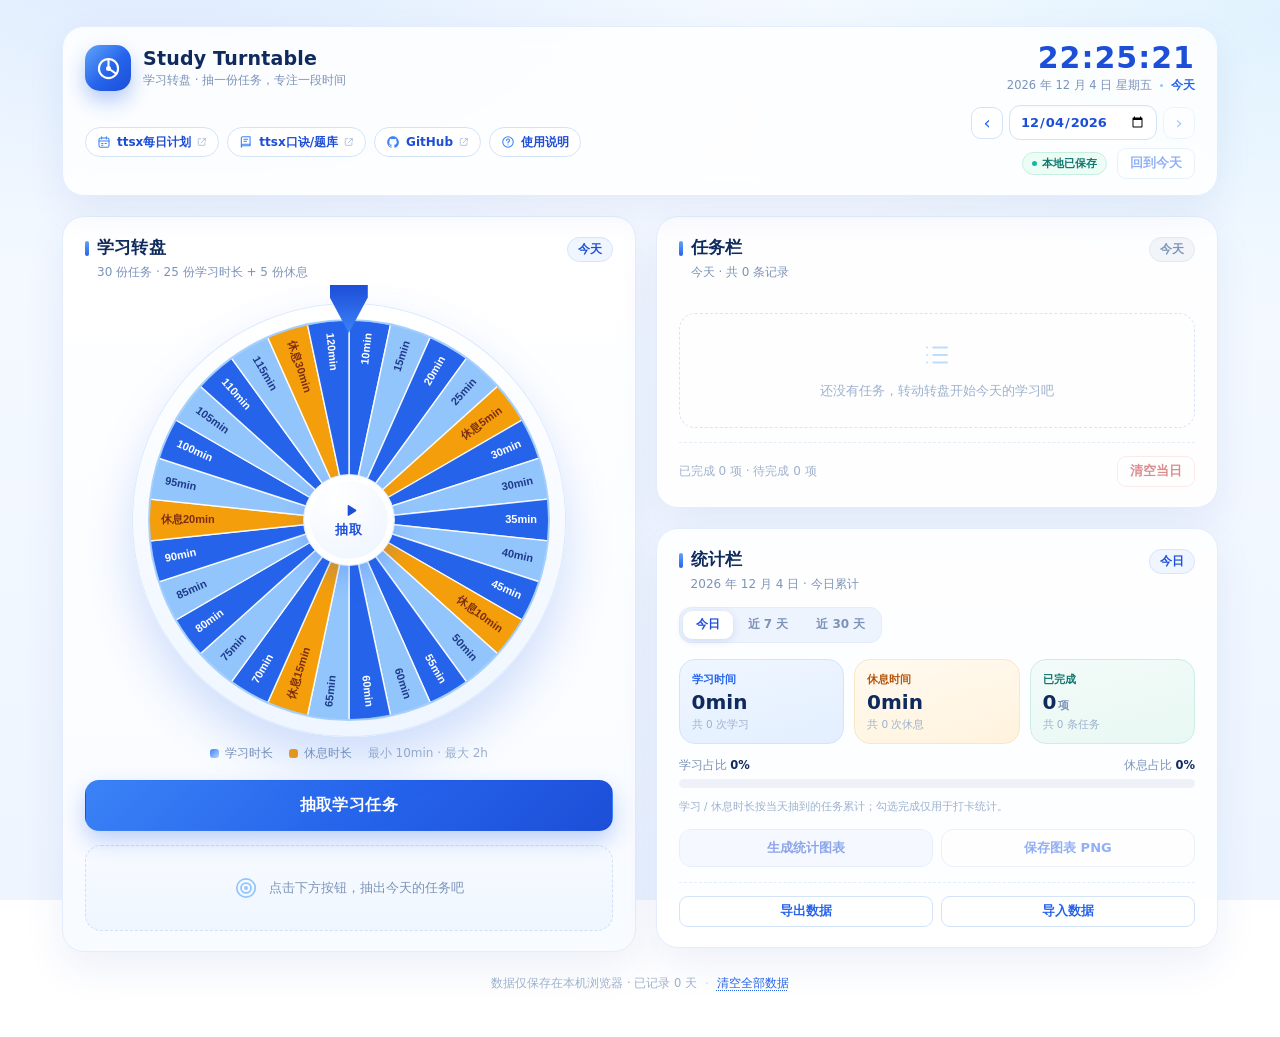
<file: index.html>
<!DOCTYPE html>
<html lang="zh-CN">
<head>
  <meta charset="UTF-8">
  <meta name="viewport" content="width=device-width, initial-scale=1.0">
  <meta name="description" content="Study Turntable 学习转盘：抽取学习 / 休息任务，记录每日专注时长，支持查看往日数据与统计图表。">
  <meta name="theme-color" content="#2563eb">
  <title>Study Turntable · 学习转盘</title>
  <link rel="icon" href="data:image/svg+xml,%3Csvg xmlns='http://www.w3.org/2000/svg' viewBox='0 0 64 64'%3E%3Ccircle cx='32' cy='32' r='30' fill='%232563eb'/%3E%3Cpath d='M32 32 L32 6 A26 26 0 0 1 54 19 Z' fill='%2393c5fd'/%3E%3Ccircle cx='32' cy='32' r='7' fill='white'/%3E%3C/svg%3E">
  <link rel="stylesheet" href="css/styles.css">
</head>
<body>
  <div class="app">
    <header class="topbar">
      <div class="brand">
        <span class="brand-logo" aria-hidden="true">
          <svg viewBox="0 0 24 24" fill="none" stroke="currentColor" stroke-width="2" stroke-linecap="round" stroke-linejoin="round">
            <circle cx="12" cy="12" r="9.2"></circle>
            <path d="M12 12V3.2"></path>
            <path d="M12 12l7.6 5.2"></path>
            <circle cx="12" cy="12" r="2.4" fill="currentColor" stroke="none"></circle>
          </svg>
        </span>
        <div class="brand-text">
          <h1>Study Turntable</h1>
          <p>学习转盘 · 抽一份任务，专注一段时间</p>
        </div>
      </div>

      <nav class="topbar-links" aria-label="常用链接">
        <a
          class="top-link"
          href="https://toashore.cn/public/apps/calendar/online/index.html?qq_aio_chat_type=2"
          target="_blank"
          rel="noopener noreferrer"
          title="打开 ttsx 每日计划"
        >
          <svg viewBox="0 0 24 24" fill="none" stroke="currentColor" stroke-width="1.8" stroke-linecap="round" stroke-linejoin="round" aria-hidden="true">
            <rect x="3.4" y="5" width="17.2" height="16" rx="3"></rect>
            <path d="M8 3.2v3.6M16 3.2v3.6M3.4 10.4h17.2"></path>
            <path d="M8 14.4h2.2M13.8 14.4h2.2M8 17.6h2.2"></path>
          </svg>
          <span>ttsx每日计划</span>
          <svg class="top-link-arrow" viewBox="0 0 24 24" fill="none" stroke="currentColor" stroke-width="2" stroke-linecap="round" stroke-linejoin="round" aria-hidden="true">
            <path d="M14 4h6v6"></path>
            <path d="M20 4 10 14"></path>
            <path d="M19 14v4.5A1.5 1.5 0 0 1 17.5 20h-13A1.5 1.5 0 0 1 3 18.5v-13A1.5 1.5 0 0 1 4.5 4H9"></path>
          </svg>
        </a>
        <a
          class="top-link"
          href="https://rray1228.github.io/neike-306-tiku/?view=mnemonics"
          target="_blank"
          rel="noopener noreferrer"
          title="打开 ttsx 口诀 / 题库"
        >
          <svg viewBox="0 0 24 24" fill="none" stroke="currentColor" stroke-width="1.8" stroke-linecap="round" stroke-linejoin="round" aria-hidden="true">
            <path d="M4 5.6A2.6 2.6 0 0 1 6.6 3H19v15.4H6.6A2.6 2.6 0 0 0 4 21z"></path>
            <path d="M4 18.4A2.6 2.6 0 0 1 6.6 16H19"></path>
            <path d="M8.4 7.2h6.4M8.4 10.6h4.6"></path>
          </svg>
          <span>ttsx口诀/题库</span>
          <svg class="top-link-arrow" viewBox="0 0 24 24" fill="none" stroke="currentColor" stroke-width="2" stroke-linecap="round" stroke-linejoin="round" aria-hidden="true">
            <path d="M14 4h6v6"></path>
            <path d="M20 4 10 14"></path>
            <path d="M19 14v4.5A1.5 1.5 0 0 1 17.5 20h-13A1.5 1.5 0 0 1 3 18.5v-13A1.5 1.5 0 0 1 4.5 4H9"></path>
          </svg>
        </a>
        <a
          class="top-link"
          href="https://github.com/LuLu3103/Study-Turntable"
          target="_blank"
          rel="noopener noreferrer"
          title="打开 GitHub 项目仓库"
        >
          <svg viewBox="0 0 24 24" fill="currentColor" aria-hidden="true">
            <path d="M12 2C6.48 2 2 6.58 2 12.26c0 4.54 2.87 8.39 6.84 9.75.5.1.68-.22.68-.49 0-.24-.01-.87-.01-1.71-2.78.62-3.37-1.37-3.37-1.37-.45-1.18-1.11-1.5-1.11-1.5-.91-.64.07-.62.07-.62 1 .07 1.53 1.06 1.53 1.06.89 1.56 2.34 1.11 2.91.85.09-.66.35-1.11.63-1.37-2.22-.26-4.56-1.14-4.56-5.06 0-1.12.39-2.03 1.03-2.75-.1-.26-.45-1.3.1-2.71 0 0 .84-.28 2.75 1.05a9.4 9.4 0 0 1 2.5-.34c.85 0 1.71.12 2.5.34 1.91-1.33 2.75-1.05 2.75-1.05.55 1.41.2 2.45.1 2.71.64.72 1.03 1.63 1.03 2.75 0 3.93-2.34 4.8-4.57 5.05.36.32.68.94.68 1.9 0 1.37-.01 2.48-.01 2.82 0 .27.18.6.69.49A10.3 10.3 0 0 0 22 12.26C22 6.58 17.52 2 12 2z"></path>
          </svg>
          <span>GitHub</span>
          <svg class="top-link-arrow" viewBox="0 0 24 24" fill="none" stroke="currentColor" stroke-width="2" stroke-linecap="round" stroke-linejoin="round" aria-hidden="true">
            <path d="M14 4h6v6"></path>
            <path d="M20 4 10 14"></path>
            <path d="M19 14v4.5A1.5 1.5 0 0 1 17.5 20h-13A1.5 1.5 0 0 1 3 18.5v-13A1.5 1.5 0 0 1 4.5 4H9"></path>
          </svg>
        </a>
        <button class="top-link top-link--button" id="helpBtn" type="button" title="查看使用说明" aria-haspopup="dialog">
          <svg viewBox="0 0 24 24" fill="none" stroke="currentColor" stroke-width="1.8" stroke-linecap="round" stroke-linejoin="round" aria-hidden="true">
            <circle cx="12" cy="12" r="9"></circle>
            <path d="M9.6 9.3a2.5 2.5 0 1 1 3.5 2.3c-.7.35-1.1.8-1.1 1.65v.35"></path>
            <path d="M12 16.9h.01"></path>
          </svg>
          <span>使用说明</span>
        </button>
      </nav>

      <div class="clock-block">
        <div class="clock" id="clock">--:--:--</div>
        <div class="clock-meta">
          <span id="clockDate">正在读取本地时间…</span>
          <span class="clock-dot" aria-hidden="true"></span>
          <span id="viewMeta">今天</span>
        </div>
      </div>

      <div class="date-block">
        <div class="date-row">
          <button class="icon-btn" id="prevDay" type="button" title="前一天" aria-label="查看前一天">‹</button>
          <input type="date" id="datePicker" aria-label="选择要查看的日期">
          <button class="icon-btn" id="nextDay" type="button" title="后一天" aria-label="查看后一天">›</button>
        </div>
        <div class="date-meta">
          <span class="storage-pill" id="storagePill" title="数据保存在本机浏览器">本地已保存</span>
          <button class="btn btn-ghost btn-sm" id="todayBtn" type="button">回到今天</button>
        </div>
      </div>
    </header>

    <main class="layout">
      <!-- 学习转盘 -->
      <section class="card wheel-card" aria-label="学习转盘">
        <div class="card-head">
          <div>
            <h2>学习转盘</h2>
            <p class="card-sub">30 份任务 · 25 份学习时长 + 5 份休息</p>
          </div>
          <span class="pill" id="wheelModePill">今天</span>
        </div>

        <div class="wheel-stage" id="wheelStage">
          <div class="wheel-canvas-wrap">
            <canvas id="wheelCanvas" role="img" aria-label="包含 30 个学习与休息时长的转盘"></canvas>
          </div>
          <div class="wheel-pointer" aria-hidden="true"></div>
          <button class="wheel-hub" id="hubSpin" type="button" aria-label="抽取任务">
            <svg viewBox="0 0 24 24" fill="currentColor" aria-hidden="true">
              <path d="M8 5.4v13.2c0 .8.9 1.3 1.6.9l10.2-6.6c.6-.4.6-1.4 0-1.8L9.6 4.5C8.9 4.1 8 4.6 8 5.4z"></path>
            </svg>
            <span>抽取</span>
          </button>
        </div>

        <div class="wheel-legend">
          <span class="legend-item"><i class="legend-dot legend-dot--study"></i>学习时长</span>
          <span class="legend-item"><i class="legend-dot legend-dot--rest"></i>休息时长</span>
          <span class="legend-note">最小 10min · 最大 2h</span>
        </div>

        <button class="btn btn-primary btn-xl" id="spinBtn" type="button">抽取学习任务</button>

        <div class="result" id="resultCard" aria-live="polite">
          <div class="result-empty" id="resultEmpty">
            <svg viewBox="0 0 24 24" fill="none" stroke="currentColor" stroke-width="1.6" stroke-linecap="round" aria-hidden="true">
              <circle cx="12" cy="12" r="8.5"></circle>
              <circle cx="12" cy="12" r="4.6"></circle>
              <circle cx="12" cy="12" r="1" fill="currentColor"></circle>
            </svg>
            <p id="resultEmptyText">点击下方按钮，抽出今天的任务吧</p>
          </div>
          <div class="result-body" id="resultBody" hidden>
            <div class="result-main">
              <span class="result-type" id="resultType">学习任务</span>
              <strong class="result-time" id="resultTime">45min</strong>
              <span class="result-note" id="resultNote">已加入今日任务，完成后记得打卡</span>
              <div class="result-progress" id="resultProgress" hidden>
                <span id="resultProgressBar"></span>
              </div>
            </div>
            <div class="result-actions">
              <button class="btn btn-ghost btn-sm" id="resultDone" type="button">标记完成</button>
              <button class="btn btn-primary btn-sm" id="resultAgain" type="button">再抽一次</button>
            </div>
          </div>
        </div>
      </section>

      <div class="side">
        <!-- 任务栏 -->
        <section class="card tasks-card" aria-label="任务栏">
          <div class="card-head">
            <div>
              <h2>任务栏</h2>
              <p class="card-sub" id="taskSub">今天 · 共 0 条记录</p>
            </div>
            <span class="pill pill--muted" id="taskViewPill">今天</span>
          </div>

          <ul class="task-list" id="taskList"></ul>
          <div class="empty-state" id="taskEmpty">
            <svg viewBox="0 0 24 24" fill="none" stroke="currentColor" stroke-width="1.5" stroke-linecap="round" stroke-linejoin="round" aria-hidden="true">
              <path d="M9 6h11"></path>
              <path d="M9 12h11"></path>
              <path d="M9 18h11"></path>
              <path d="M4 6h.01"></path>
              <path d="M4 12h.01"></path>
              <path d="M4 18h.01"></path>
            </svg>
            <p id="taskEmptyText">还没有任务，转动转盘开始今天的学习吧</p>
          </div>

          <div class="card-foot">
            <span class="foot-hint" id="taskFootHint">已完成 0 项 · 待完成 0 项</span>
            <button class="btn btn-danger-ghost btn-sm" id="clearDayBtn" type="button">清空当日</button>
          </div>
        </section>

        <!-- 统计栏 -->
        <section class="card stats-card" aria-label="统计栏">
          <div class="card-head">
            <div>
              <h2>统计栏</h2>
              <p class="card-sub" id="statsSub">今日累计</p>
            </div>
            <span class="pill" id="statsPill">今天</span>
          </div>

          <div class="range-tabs" role="tablist" aria-label="统计时间范围">
            <button class="range-tab is-active" type="button" role="tab" aria-selected="true" data-range="today" id="rangeToday">今日</button>
            <button class="range-tab" type="button" role="tab" aria-selected="false" data-range="week" id="rangeWeek">近 7 天</button>
            <button class="range-tab" type="button" role="tab" aria-selected="false" data-range="month" id="rangeMonth">近 30 天</button>
          </div>

          <div class="stat-grid">
            <div class="stat stat--study">
              <span class="stat-label">学习时间</span>
              <strong class="stat-value" id="statStudy">0min</strong>
              <span class="stat-sub" id="statStudySub">共 0 次</span>
            </div>
            <div class="stat stat--rest">
              <span class="stat-label">休息时间</span>
              <strong class="stat-value" id="statRest">0min</strong>
              <span class="stat-sub" id="statRestSub">共 0 次</span>
            </div>
            <div class="stat stat--task">
              <span class="stat-label">已完成</span>
              <strong class="stat-value" id="statDone">0<small>项</small></strong>
              <span class="stat-sub" id="statDoneSub">共 0 条任务</span>
            </div>
          </div>

          <div class="ratio">
            <div class="ratio-labels">
              <span>学习占比 <b id="ratioStudy">0%</b></span>
              <span>休息占比 <b id="ratioRest">0%</b></span>
            </div>
            <div class="ratio-bar">
              <span class="ratio-study" id="ratioStudyBar"></span>
              <span class="ratio-rest" id="ratioRestBar"></span>
            </div>
          </div>

          <p class="stats-note" id="statsNote">学习 / 休息时长按当天抽到的任务累计；勾选完成仅用于打卡统计。</p>

          <div class="stats-actions">
            <button class="btn btn-primary-ghost" id="chartBtn" type="button" aria-expanded="false">生成统计图表</button>
            <button class="btn btn-ghost" id="saveChartBtn" type="button" disabled>保存图表 PNG</button>
          </div>

          <div class="chart-area" id="chartArea" hidden>
            <div class="chart-block chart-block--donut">
              <h3 id="donutChartTitle">学习 / 休息占比</h3>
              <canvas id="donutChart" class="donut-chart" role="img" aria-label="学习与休息时长占比环形图"></canvas>
              <div class="chart-legend">
                <span><i class="legend-dot legend-dot--study"></i><span id="donutLegendStudy">学习 0min</span></span>
                <span><i class="legend-dot legend-dot--rest"></i><span id="donutLegendRest">休息 0min</span></span>
              </div>
            </div>
            <div class="chart-block chart-block--bars">
              <h3 id="barChartTitle">每次任务时长</h3>
              <canvas id="barChart" class="bar-chart" role="img" aria-label="每次任务时长柱状图"></canvas>
              <p class="chart-hint" id="chartHint">按抽取顺序排列，虚线为平均时长</p>
            </div>
          </div>

          <div class="data-actions">
            <button class="btn btn-ghost btn-sm" id="exportBtn" type="button">导出数据</button>
            <button class="btn btn-ghost btn-sm" id="importBtn" type="button">导入数据</button>
            <input type="file" id="importFile" accept=".json,application/json" hidden>
          </div>
        </section>
      </div>
    </main>

    <footer class="app-foot">
      <span id="footerNote">数据仅保存在本机浏览器 · 支持查看往日数据</span>
      <span class="foot-sep" aria-hidden="true">·</span>
      <button class="link-btn" id="resetAllBtn" type="button">清空全部数据</button>
    </footer>
  </div>

  <div class="modal" id="helpModal" hidden>
    <div class="modal-backdrop" id="helpBackdrop"></div>
    <div class="modal-card" role="dialog" aria-modal="true" aria-labelledby="helpTitle">
      <div class="modal-head">
        <div>
          <h2 id="helpTitle">使用说明</h2>
          <p class="modal-sub">Study Turntable · 一分钟上手</p>
        </div>
        <button class="modal-close" id="helpClose" type="button" aria-label="关闭使用说明">×</button>
      </div>
      <ol class="help-list">
        <li>
          <b>抽取任务</b>
          <span>点击「抽取学习任务」或转盘中心的「抽取」，转盘停止后抽到的时长会自动记入任务栏。</span>
        </li>
        <li>
          <b>友情链接</b>
          <span>顶栏“ttsx每日计划”与“ttsx口诀/题库”均为第三方链接，非本发布者创建，仅为方便使用</span>
        </li>
        <li>
          <b>计时规则</b>
          <span>抽到学习任务，必须等倒计时结束才能再抽；抽到休息任务，可以随时点「跳过休息」抽下一轮。</span>
        </li>
        <li>
          <b>任务栏</b>
          <span>可勾选完成、删除记录、清空当日；用顶栏日期选择器可查看往日数据（只读）。</span>
        </li>
        <li>
          <b>统计栏</b>
          <span>切换今日 / 近 7 天 / 近 30 天查看累计数据，生成图表后可保存为 PNG，也可以随手收起。</span>
        </li>
        <li>
          <b>数据备份</b>
          <span>记录只保存在本机浏览器；可在统计栏导出 / 导入 JSON 备份，清空数据前建议先导出。</span>
        </li>
      </ol>
      <div class="modal-foot">
        <span>完全离线可用 · 数据保存在本机浏览器</span>
        <button class="btn btn-primary btn-sm" id="helpOk" type="button">知道了</button>
      </div>
    </div>
  </div>

  <div class="toast" id="toast" role="status" aria-live="polite"></div>

  <script src="js/core.js"></script>
  <script src="js/wheel.js"></script>
  <script src="js/charts.js"></script>
  <script src="js/app.js"></script>
</body>
</html>
</file>
<file: css/styles.css>
/* ============================================================
   Study Turntable — 蓝色简约风格
   ============================================================ */

:root {
  --blue-50: #eff6ff;
  --blue-100: #dbeafe;
  --blue-200: #bfdbfe;
  --blue-300: #93c5fd;
  --blue-400: #60a5fa;
  --blue-500: #3b82f6;
  --blue-600: #2563eb;
  --blue-700: #1d4ed8;
  --blue-900: #0f2a5c;

  --ink: #0f2a5c;
  --ink-soft: #35507f;
  --muted: #7c93b8;
  --line: #e3edfb;
  --line-strong: #d3e3f8;
  --card: rgba(255, 255, 255, 0.9);
  --shadow-card: 0 16px 40px rgba(30, 64, 175, 0.08);

  --amber: #f59e0b;
  --amber-soft: #fff8ec;
  --amber-line: #fbe7c4;
  --amber-ink: #b45309;

  --radius-lg: 22px;
  --radius-md: 16px;
  --radius-sm: 11px;

  --font: "Segoe UI Variable Display", "Segoe UI", system-ui, -apple-system,
    "PingFang SC", "Hiragino Sans GB", "Microsoft YaHei", "Noto Sans SC", sans-serif;
}

* {
  box-sizing: border-box;
}

[hidden] {
  display: none !important;
}

html {
  -webkit-text-size-adjust: 100%;
}

body {
  margin: 0;
  min-height: 100vh;
  font-family: var(--font);
  font-size: 14px;
  color: var(--ink);
  background:
    radial-gradient(1100px 560px at 12% -8%, #dbeafe 0%, rgba(219, 234, 254, 0) 62%),
    radial-gradient(1000px 520px at 102% 2%, #e0f2fe 0%, rgba(224, 242, 254, 0) 58%),
    linear-gradient(180deg, #f7fbff 0%, #eef5ff 100%);
  background-attachment: fixed;
}

button,
input {
  font-family: inherit;
}

button {
  cursor: pointer;
}

:focus-visible {
  outline: 2px solid var(--blue-400);
  outline-offset: 2px;
}

.app {
  max-width: 1200px;
  margin: 0 auto;
  padding: 26px 22px 46px;
}

/* ---------------- 顶栏 ---------------- */

.topbar {
  display: grid;
  grid-template-columns: minmax(0, 1fr) auto;
  grid-template-areas:
    "brand clock"
    "links date";
  align-items: center;
  gap: 12px 24px;
  padding: 16px 22px;
  background: rgba(255, 255, 255, 0.82);
  border: 1px solid var(--line);
  border-radius: var(--radius-lg);
  box-shadow: 0 14px 38px rgba(30, 64, 175, 0.08);
  backdrop-filter: blur(14px);
  -webkit-backdrop-filter: blur(14px);
}

.brand {
  grid-area: brand;
  display: flex;
  align-items: center;
  gap: 12px;
  min-width: 0;
  flex: 1 1 230px;
}

.brand-logo {
  flex: 0 0 auto;
  width: 46px;
  height: 46px;
  display: grid;
  place-items: center;
  color: #fff;
  border-radius: 15px;
  background: linear-gradient(135deg, #60a5fa, var(--blue-600) 55%, var(--blue-700));
  box-shadow: 0 10px 20px rgba(37, 99, 235, 0.32);
}

.brand-logo svg {
  width: 25px;
  height: 25px;
}

.brand-text h1 {
  margin: 0;
  font-size: 19px;
  font-weight: 700;
  letter-spacing: 0.2px;
  color: var(--blue-900);
  line-height: 1.2;
}

.brand-text p {
  margin: 3px 0 0;
  font-size: 12px;
  color: var(--muted);
  white-space: nowrap;
  overflow: hidden;
  text-overflow: ellipsis;
}

/* 顶栏快捷链接 */
.topbar-links {
  grid-area: links;
  display: flex;
  align-items: center;
  flex-wrap: wrap;
  gap: 8px;
}

.top-link {
  display: inline-flex;
  align-items: center;
  gap: 6px;
  padding: 7px 11px;
  border: 1px solid var(--line-strong);
  border-radius: 999px;
  background: #fff;
  color: var(--blue-700);
  font-family: inherit;
  font-size: 12px;
  font-weight: 600;
  line-height: 1;
  text-decoration: none;
  white-space: nowrap;
  transition: background 0.15s ease, border-color 0.15s ease, transform 0.15s ease,
    box-shadow 0.15s ease;
}

.top-link > svg {
  flex: 0 0 auto;
  width: 14px;
  height: 14px;
  color: var(--blue-500);
}

.top-link .top-link-arrow {
  width: 10px;
  height: 10px;
  color: #a7bada;
}

.top-link:hover {
  background: var(--blue-50);
  border-color: var(--blue-300);
  transform: translateY(-1px);
  box-shadow: 0 8px 18px rgba(37, 99, 235, 0.14);
}

.top-link:active {
  transform: translateY(0);
}

.top-link--button {
  cursor: pointer;
}

.clock-block {
  grid-area: clock;
  justify-self: end;
  text-align: right;
}

.clock {
  font-size: 30px;
  font-weight: 700;
  line-height: 1;
  letter-spacing: 1px;
  color: var(--blue-700);
  font-variant-numeric: tabular-nums;
}

.clock-meta {
  display: flex;
  justify-content: flex-end;
  align-items: center;
  gap: 8px;
  margin-top: 5px;
  font-size: 11.5px;
  color: var(--muted);
}

#viewMeta {
  color: var(--blue-600);
  font-weight: 600;
}

#viewMeta.is-history {
  color: var(--amber-ink);
}

.clock-dot {
  width: 3px;
  height: 3px;
  border-radius: 50%;
  background: var(--blue-300);
}

.date-block {
  grid-area: date;
  display: flex;
  flex-direction: column;
  align-items: flex-end;
  gap: 8px;
}

.date-row {
  display: flex;
  align-items: center;
  gap: 6px;
}

.date-meta {
  display: flex;
  align-items: center;
  gap: 10px;
}

input[type="date"] {
  width: 148px;
  padding: 8px 10px;
  border: 1px solid var(--line-strong);
  border-radius: var(--radius-sm);
  background: #fff;
  color: var(--blue-700);
  font-size: 13px;
  font-weight: 600;
  font-variant-numeric: tabular-nums;
  box-shadow: inset 0 1px 2px rgba(30, 64, 175, 0.04);
}

input[type="date"]:hover {
  border-color: var(--blue-300);
}

input[type="date"]:focus {
  border-color: var(--blue-400);
  outline: none;
  box-shadow: 0 0 0 3px rgba(96, 165, 250, 0.18);
}

.icon-btn {
  width: 32px;
  height: 32px;
  display: grid;
  place-items: center;
  padding: 0;
  font-size: 18px;
  line-height: 1;
  color: var(--blue-600);
  background: #fff;
  border: 1px solid var(--line-strong);
  border-radius: 10px;
  transition: background 0.15s ease, border-color 0.15s ease, transform 0.15s ease;
}

.icon-btn:hover:not(:disabled) {
  background: var(--blue-50);
  border-color: var(--blue-300);
  transform: translateY(-1px);
}

.icon-btn:disabled {
  opacity: 0.38;
  cursor: not-allowed;
}

.storage-pill {
  display: inline-flex;
  align-items: center;
  gap: 5px;
  font-size: 11px;
  font-weight: 600;
  color: #0f766e;
  background: #ecfdf5;
  border: 1px solid #c7f0e2;
  border-radius: 999px;
  padding: 3px 9px;
  white-space: nowrap;
}

.storage-pill::before {
  content: "";
  width: 5px;
  height: 5px;
  border-radius: 50%;
  background: #14b8a6;
}

.storage-pill.is-error {
  color: var(--amber-ink);
  background: var(--amber-soft);
  border-color: var(--amber-line);
}

.storage-pill.is-error::before {
  background: var(--amber);
}

/* ---------------- 通用按钮 ---------------- */

.btn {
  display: inline-flex;
  align-items: center;
  justify-content: center;
  gap: 8px;
  padding: 10px 18px;
  border-radius: 12px;
  border: 1px solid transparent;
  font-size: 14px;
  font-weight: 600;
  color: var(--blue-700);
  background: #fff;
  transition: transform 0.15s ease, box-shadow 0.15s ease, background 0.15s ease,
    border-color 0.15s ease, opacity 0.15s ease;
}

.btn:hover:not(:disabled) {
  transform: translateY(-1px);
}

.btn:active:not(:disabled) {
  transform: translateY(0) scale(0.99);
}

.btn:disabled {
  opacity: 0.5;
  cursor: not-allowed;
  transform: none;
  box-shadow: none;
}

.btn-sm {
  padding: 6px 12px;
  font-size: 12.5px;
  border-radius: 9px;
}

.btn-primary {
  color: #fff;
  background: linear-gradient(135deg, var(--blue-500), var(--blue-600) 55%, var(--blue-700));
  box-shadow: 0 10px 22px rgba(37, 99, 235, 0.28);
}

.btn-primary:hover:not(:disabled) {
  box-shadow: 0 14px 26px rgba(37, 99, 235, 0.34);
}

.btn-primary.is-loading {
  pointer-events: none;
  opacity: 0.85;
}

.btn-primary.is-cooling:disabled {
  opacity: 1;
  color: var(--blue-700);
  background: linear-gradient(135deg, #eef6ff, #dbeafe);
  border-color: #cfe2fb;
  box-shadow: none;
  font-variant-numeric: tabular-nums;
}

.btn-primary.is-loading::before {
  content: "";
  width: 13px;
  height: 13px;
  border-radius: 50%;
  border: 2px solid rgba(255, 255, 255, 0.45);
  border-top-color: #fff;
  animation: spin 0.8s linear infinite;
}

.btn-ghost {
  background: #fff;
  border-color: var(--line-strong);
  color: var(--blue-600);
}

.btn-ghost:hover:not(:disabled) {
  background: var(--blue-50);
  border-color: var(--blue-300);
}

.btn-primary-ghost {
  background: var(--blue-50);
  border-color: #cfe2fb;
  color: var(--blue-700);
}

.btn-primary-ghost:hover:not(:disabled) {
  background: #e4efff;
  border-color: var(--blue-300);
}

.btn-danger-ghost {
  background: #fff;
  border-color: #fbd5d5;
  color: #b91c1c;
}

.btn-danger-ghost:hover:not(:disabled) {
  background: #fef2f2;
  border-color: #fca5a5;
}

.btn-xl {
  width: 100%;
  margin-top: 16px;
  padding: 14px 20px;
  font-size: 15.5px;
  border-radius: 14px;
  letter-spacing: 0.4px;
}

.link-btn {
  background: none;
  border: none;
  padding: 0;
  font-size: inherit;
  color: var(--blue-600);
  text-decoration: underline dotted;
  text-underline-offset: 3px;
}

.link-btn:hover {
  color: var(--blue-700);
}

/* ---------------- 布局与卡片 ---------------- */

.layout {
  display: grid;
  grid-template-columns: minmax(0, 1.02fr) minmax(0, 1fr);
  gap: 20px;
  margin-top: 20px;
  align-items: start;
}

.side {
  display: grid;
  gap: 20px;
  min-width: 0;
}

.card {
  background: var(--card);
  border: 1px solid var(--line);
  border-radius: var(--radius-lg);
  box-shadow: var(--shadow-card);
  padding: 20px 22px;
  min-width: 0;
}

.wheel-card {
  background: linear-gradient(180deg, #ffffff 0%, #f8fbff 100%);
}

.card-head {
  display: flex;
  align-items: flex-start;
  justify-content: space-between;
  gap: 12px;
}

.card-head h2 {
  margin: 0;
  display: flex;
  align-items: center;
  gap: 8px;
  font-size: 16.5px;
  font-weight: 700;
  letter-spacing: 0.2px;
  color: var(--blue-900);
}

.card-head h2::before {
  content: "";
  width: 4px;
  height: 15px;
  border-radius: 2px;
  background: linear-gradient(180deg, var(--blue-400), var(--blue-600));
}

.card-sub {
  margin: 5px 0 0 12px;
  font-size: 12px;
  color: var(--muted);
}

.pill {
  flex: 0 0 auto;
  display: inline-flex;
  align-items: center;
  padding: 4px 10px;
  font-size: 11.5px;
  font-weight: 600;
  color: var(--blue-700);
  background: var(--blue-50);
  border: 1px solid #d7e5fb;
  border-radius: 999px;
  white-space: nowrap;
}

.pill--muted {
  color: var(--muted);
  background: #f1f5f9;
  border-color: #e2e8f0;
}

.pill--history {
  color: var(--amber-ink);
  background: var(--amber-soft);
  border-color: var(--amber-line);
}

.pill--cooling {
  color: var(--blue-700);
  background: #e8f1ff;
  border-color: #c9dffb;
}

.pill--cooling::before {
  content: "";
  width: 5px;
  height: 5px;
  margin-right: 5px;
  border-radius: 50%;
  background: var(--blue-500);
  animation: pulse 1.6s ease-in-out infinite;
}

.pill--rest {
  color: var(--amber-ink);
  background: var(--amber-soft);
  border-color: var(--amber-line);
}

.pill--rest::before {
  content: "";
  width: 5px;
  height: 5px;
  margin-right: 5px;
  border-radius: 50%;
  background: var(--amber);
  animation: pulse 1.6s ease-in-out infinite;
}

/* ---------------- 统计范围切换 ---------------- */

.range-tabs {
  display: inline-flex;
  gap: 2px;
  margin-top: 14px;
  padding: 3px;
  border: 1px solid var(--line);
  border-radius: 12px;
  background: #eef4fd;
}

.range-tab {
  padding: 6px 13px;
  border: none;
  border-radius: 9px;
  background: transparent;
  color: var(--muted);
  font-size: 12px;
  font-weight: 600;
  line-height: 1.3;
  white-space: nowrap;
  transition: background 0.15s ease, color 0.15s ease, box-shadow 0.15s ease;
}

.range-tab:hover {
  color: var(--blue-600);
}

.range-tab.is-active {
  background: #fff;
  color: var(--blue-700);
  box-shadow: 0 2px 8px rgba(30, 64, 175, 0.14);
}

/* ---------------- 转盘 ---------------- */

.wheel-stage {
  position: relative;
  width: min(100%, 430px);
  aspect-ratio: 1 / 1;
  margin: 24px auto 10px;
}

.wheel-stage::before {
  content: "";
  position: absolute;
  inset: -2px;
  border-radius: 50%;
  background: linear-gradient(180deg, #ffffff, #eff6ff);
  box-shadow: 0 24px 48px rgba(37, 99, 235, 0.2), inset 0 0 0 1px var(--blue-100);
  z-index: 0;
}

.wheel-canvas-wrap {
  position: absolute;
  inset: 12px;
  z-index: 1;
  border-radius: 50%;
}

.wheel-canvas-wrap canvas {
  display: block;
  width: 100%;
  height: 100%;
  border-radius: 50%;
  transform-origin: 50% 50%;
  will-change: transform;
  -webkit-backface-visibility: hidden;
  backface-visibility: hidden;
}

.wheel-pointer {
  position: absolute;
  top: -20px;
  left: 50%;
  width: 38px;
  height: 48px;
  margin-left: -19px;
  z-index: 5;
  background: linear-gradient(180deg, var(--blue-700), var(--blue-500));
  clip-path: polygon(50% 100%, 0 26%, 0 0, 100% 0, 100% 26%);
  filter: drop-shadow(0 8px 12px rgba(29, 78, 216, 0.35));
  transform-origin: 50% 10%;
}

.wheel-stage.is-spinning .wheel-pointer {
  animation: pointer-nudge 0.24s ease-in-out infinite alternate;
}

.wheel-hub {
  position: absolute;
  top: 50%;
  left: 50%;
  transform: translate(-50%, -50%);
  width: 92px;
  height: 92px;
  border-radius: 50%;
  border: 1px solid var(--blue-100);
  background: radial-gradient(circle at 35% 25%, #ffffff, #f1f7ff 70%);
  box-shadow: 0 12px 26px rgba(37, 99, 235, 0.24), inset 0 0 0 6px #ffffff;
  z-index: 4;
  display: flex;
  flex-direction: column;
  align-items: center;
  justify-content: center;
  gap: 2px;
  color: var(--blue-700);
  font-size: 13px;
  font-weight: 700;
  letter-spacing: 1px;
  transition: transform 0.18s ease, box-shadow 0.18s ease, opacity 0.18s ease;
}

.wheel-hub svg {
  width: 17px;
  height: 17px;
  margin-left: 3px;
}

.wheel-hub:hover:not(:disabled) {
  transform: translate(-50%, -50%) scale(1.05);
  box-shadow: 0 16px 30px rgba(37, 99, 235, 0.3), inset 0 0 0 6px #ffffff;
}

.wheel-hub:active:not(:disabled) {
  transform: translate(-50%, -50%) scale(0.97);
}

.wheel-hub:disabled {
  opacity: 1;
  cursor: not-allowed;
  color: #9db1cc;
  border-color: var(--line);
  background: radial-gradient(circle at 35% 25%, #ffffff, #f4f8ff 70%);
  box-shadow: 0 8px 18px rgba(37, 99, 235, 0.12), inset 0 0 0 6px #ffffff;
}

.wheel-legend {
  display: flex;
  align-items: center;
  justify-content: center;
  flex-wrap: wrap;
  gap: 8px 16px;
  margin: 4px 0 2px;
  font-size: 12px;
  color: var(--muted);
}

.legend-item {
  display: inline-flex;
  align-items: center;
  gap: 6px;
}

.legend-dot {
  width: 9px;
  height: 9px;
  border-radius: 3px;
  display: inline-block;
  flex: 0 0 auto;
}

.legend-dot--study {
  background: linear-gradient(135deg, var(--blue-500), var(--blue-200));
}

.legend-dot--rest {
  background: var(--amber);
}

.legend-note {
  color: #9db1cc;
}

/* ---------------- 抽签结果 ---------------- */

.result {
  margin-top: 14px;
  padding: 14px 16px;
  min-height: 86px;
  display: flex;
  align-items: center;
  justify-content: center;
  border: 1px dashed #cfe0f8;
  border-radius: var(--radius-md);
  background: linear-gradient(180deg, #f8fbff, #eff6ff);
  transition: border-color 0.2s ease, background 0.2s ease;
}

.result.is-spinning {
  border-color: var(--blue-300);
}

.result.is-cooling {
  border-style: solid;
  border-color: #cfe2fb;
  background: linear-gradient(180deg, #ffffff, #f2f8ff);
}

.result-progress {
  width: 100%;
  height: 6px;
  margin-top: 9px;
  border-radius: 999px;
  background: #e5eefc;
  overflow: hidden;
}

.result-progress span {
  display: block;
  width: 0;
  height: 100%;
  border-radius: 999px;
  background: linear-gradient(90deg, var(--blue-400), var(--blue-600));
  transition: width 0.95s linear;
}

.result-empty {
  display: flex;
  align-items: center;
  justify-content: center;
  gap: 10px;
  color: var(--muted);
  font-size: 13px;
  text-align: center;
}

.result-empty svg {
  width: 26px;
  height: 26px;
  color: var(--blue-300);
  flex: 0 0 auto;
}

.result.is-spinning .result-empty svg {
  animation: spin 1.4s linear infinite;
  color: var(--blue-500);
}

.result-empty p {
  margin: 0;
}

.result-body {
  width: 100%;
  display: flex;
  align-items: center;
  justify-content: space-between;
  gap: 14px;
}

.result-main {
  display: flex;
  flex-direction: column;
  align-items: flex-start;
  gap: 1px;
  min-width: 0;
  flex: 1 1 auto;
  width: 100%;
}

.result-type {
  font-size: 11px;
  font-weight: 700;
  letter-spacing: 1px;
  color: var(--blue-600);
  background: rgba(37, 99, 235, 0.09);
  border-radius: 6px;
  padding: 2px 7px;
}

.result-type.is-rest {
  color: var(--amber-ink);
  background: rgba(245, 158, 11, 0.13);
}

.result-time {
  font-size: 30px;
  line-height: 1.15;
  color: var(--blue-900);
  font-variant-numeric: tabular-nums;
}

.result-note {
  font-size: 11.5px;
  color: var(--muted);
}

.result-actions {
  display: flex;
  flex-direction: column;
  gap: 6px;
  flex: 0 0 auto;
}

.result-actions .btn {
  min-width: 96px;
}

.result-actions .btn.is-done {
  color: #0f766e;
  background: #ecfdf5;
  border-color: #bfeedd;
}

/* ---------------- 任务栏 ---------------- */

.task-list {
  list-style: none;
  margin: 16px 0 0;
  padding: 0;
  display: flex;
  flex-direction: column;
  gap: 8px;
  max-height: 296px;
  overflow-y: auto;
  scrollbar-width: thin;
  scrollbar-color: var(--blue-200) transparent;
}

.task-list::-webkit-scrollbar {
  width: 6px;
}

.task-list::-webkit-scrollbar-thumb {
  background: var(--blue-200);
  border-radius: 999px;
}

.task-item {
  display: flex;
  align-items: center;
  gap: 11px;
  padding: 10px 12px;
  background: #fbfdff;
  border: 1px solid #eaf2fd;
  border-radius: 13px;
  transition: background 0.15s ease, border-color 0.15s ease;
}

.task-item:hover {
  background: #f4f9ff;
  border-color: #d8e7fa;
}

.task-item.is-done {
  background: #f7fbff;
}

.task-check {
  flex: 0 0 auto;
  width: 22px;
  height: 22px;
  padding: 0;
  border-radius: 50%;
  border: 1.5px solid #c7dbf7;
  background: #fff;
  color: #fff;
  display: grid;
  place-items: center;
  transition: background 0.15s ease, border-color 0.15s ease, transform 0.15s ease;
}

.task-check svg {
  width: 12px;
  height: 12px;
  opacity: 0;
  transition: opacity 0.15s ease;
}

.task-check:hover {
  border-color: var(--blue-400);
  transform: scale(1.06);
}

.task-item.is-done .task-check {
  background: linear-gradient(135deg, var(--blue-500), var(--blue-700));
  border-color: var(--blue-600);
}

.task-item.is-done .task-check svg {
  opacity: 1;
}

.task-check:disabled {
  cursor: default;
  color: #fff;
  opacity: 0.8;
}

.task-info {
  display: flex;
  align-items: center;
  gap: 8px;
  min-width: 0;
  flex: 1 1 auto;
}

.task-type {
  flex: 0 0 auto;
  font-size: 10.5px;
  font-weight: 700;
  padding: 3px 8px;
  border-radius: 999px;
  color: var(--blue-700);
  background: #e8f1ff;
  letter-spacing: 0.5px;
}

.task-type.is-rest {
  color: var(--amber-ink);
  background: #fff5e5;
}

.task-min {
  font-size: 14.5px;
  font-weight: 700;
  color: var(--ink);
  font-variant-numeric: tabular-nums;
}

.task-item.is-done .task-min {
  color: var(--ink-soft);
}

.task-time {
  margin-left: auto;
  font-size: 11.5px;
  color: #9db1cc;
  font-variant-numeric: tabular-nums;
}

.task-del {
  flex: 0 0 auto;
  width: 24px;
  height: 24px;
  padding: 0;
  display: grid;
  place-items: center;
  border: none;
  border-radius: 7px;
  background: transparent;
  color: #a4b6d2;
  font-size: 16px;
  line-height: 1;
  opacity: 0;
  transition: opacity 0.15s ease, background 0.15s ease, color 0.15s ease;
}

.task-item:hover .task-del,
.task-del:focus-visible {
  opacity: 1;
}

.task-del:hover {
  color: #dc2626;
  background: #fee2e2;
}

.task-del:disabled,
.task-item:hover .task-del:disabled {
  opacity: 0.35;
  color: #c3d2e6;
  cursor: not-allowed;
}

.task-del:disabled:hover {
  background: transparent;
  color: #c3d2e6;
}

.empty-state {
  margin-top: 16px;
  padding: 26px 18px;
  border: 1px dashed #d6e5f8;
  border-radius: var(--radius-md);
  text-align: center;
  color: #9db1cc;
  font-size: 12.5px;
}

.empty-state svg {
  width: 30px;
  height: 30px;
  margin-bottom: 8px;
  color: var(--blue-200);
}

.empty-state p {
  margin: 0;
  line-height: 1.6;
}

.card-foot {
  display: flex;
  align-items: center;
  justify-content: space-between;
  gap: 10px;
  margin-top: 14px;
  padding-top: 13px;
  border-top: 1px dashed var(--line);
  font-size: 12px;
  color: #9db1cc;
}

.foot-hint {
  min-width: 0;
  overflow: hidden;
  text-overflow: ellipsis;
  white-space: nowrap;
}

/* ---------------- 统计栏 ---------------- */

.stat-grid {
  display: grid;
  grid-template-columns: repeat(3, minmax(0, 1fr));
  gap: 10px;
  margin-top: 16px;
}

.stat {
  display: flex;
  flex-direction: column;
  gap: 3px;
  padding: 12px 12px 11px;
  border: 1px solid var(--line);
  border-radius: var(--radius-md);
  background: #f8fbff;
  min-width: 0;
}

.stat--study {
  background: linear-gradient(165deg, #eff6ff, #e3efff);
  border-color: #d3e5fd;
}

.stat--rest {
  background: linear-gradient(165deg, #fffaf0, #fff3dd);
  border-color: var(--amber-line);
}

.stat--task {
  background: linear-gradient(165deg, #f3fbf9, #e8f8f3);
  border-color: #cdeee3;
}

.stat-label {
  font-size: 11px;
  font-weight: 600;
  color: var(--muted);
}

.stat--study .stat-label {
  color: var(--blue-600);
}

.stat--rest .stat-label {
  color: var(--amber-ink);
}

.stat--task .stat-label {
  color: #0f766e;
}

.stat-value {
  font-size: 20px;
  line-height: 1.25;
  font-weight: 700;
  color: var(--blue-900);
  font-variant-numeric: tabular-nums;
  white-space: nowrap;
}

.stat-value small {
  font-size: 11px;
  font-weight: 600;
  color: var(--muted);
  margin-left: 2px;
}

.stat-sub {
  font-size: 10.5px;
  color: #9db1cc;
  white-space: nowrap;
  overflow: hidden;
  text-overflow: ellipsis;
}

.ratio {
  margin-top: 14px;
}

.ratio-labels {
  display: flex;
  justify-content: space-between;
  font-size: 11.5px;
  color: var(--muted);
}

.ratio-labels b {
  color: var(--ink);
  font-variant-numeric: tabular-nums;
}

.ratio-bar {
  display: flex;
  height: 9px;
  margin-top: 6px;
  border-radius: 999px;
  background: #eef2f8;
  overflow: hidden;
}

.ratio-study {
  width: 0;
  background: linear-gradient(90deg, var(--blue-400), var(--blue-600));
  transition: width 0.45s ease;
}

.ratio-rest {
  width: 0;
  background: linear-gradient(90deg, #fbbf24, var(--amber));
  transition: width 0.45s ease;
}

.stats-actions {
  display: flex;
  gap: 8px;
  margin-top: 15px;
}

.stats-note {
  margin: 10px 0 0;
  font-size: 10.5px;
  line-height: 1.6;
  color: #9db1cc;
}

.stats-actions .btn {
  flex: 1 1 0;
  padding: 9px 10px;
  font-size: 13px;
}

.chart-area {
  display: grid;
  grid-template-columns: 190px minmax(0, 1fr);
  gap: 16px;
  align-items: center;
  margin-top: 16px;
  padding-top: 15px;
  border-top: 1px dashed var(--line);
  animation: fade-up 0.35s ease;
}

.chart-block {
  min-width: 0;
}

.chart-block h3 {
  margin: 0 0 8px;
  font-size: 12px;
  font-weight: 600;
  color: var(--ink-soft);
}

.donut-chart {
  display: block;
  width: 100%;
  max-width: 190px;
  aspect-ratio: 1 / 1;
}

.bar-chart {
  display: block;
  width: 100%;
  height: 172px;
}

.chart-legend {
  display: flex;
  flex-direction: column;
  gap: 4px;
  margin-top: 8px;
  font-size: 11px;
  color: var(--muted);
}

.chart-legend span {
  display: inline-flex;
  align-items: center;
  gap: 6px;
}

.chart-hint {
  margin: 6px 0 0;
  font-size: 10.5px;
  color: #9db1cc;
}

.data-actions {
  display: flex;
  gap: 8px;
  margin-top: 15px;
  padding-top: 13px;
  border-top: 1px dashed var(--line);
}

.data-actions .btn {
  flex: 1 1 0;
}

/* ---------------- 页脚与提示 ---------------- */

.app-foot {
  display: flex;
  align-items: center;
  justify-content: center;
  flex-wrap: wrap;
  gap: 8px;
  margin-top: 24px;
  font-size: 11.5px;
  color: #9db1cc;
  text-align: center;
}

.foot-sep {
  color: #c4d4e9;
}

.toast {
  position: fixed;
  left: 50%;
  bottom: 30px;
  z-index: 99;
  max-width: min(90vw, 460px);
  padding: 10px 20px;
  border-radius: 999px;
  background: rgba(15, 42, 92, 0.94);
  color: #fff;
  font-size: 13px;
  text-align: center;
  box-shadow: 0 14px 30px rgba(15, 42, 92, 0.28);
  opacity: 0;
  transform: translate(-50%, 16px);
  pointer-events: none;
  transition: opacity 0.24s ease, transform 0.24s ease;
}

.toast.is-visible {
  opacity: 1;
  transform: translate(-50%, 0);
}

.toast.is-error {
  background: rgba(153, 27, 27, 0.95);
}

/* ---------------- 使用说明弹窗 ---------------- */

.is-modal-open {
  overflow: hidden;
}

.modal {
  position: fixed;
  inset: 0;
  z-index: 80;
  display: grid;
  place-items: center;
  padding: 20px;
}

.modal-backdrop {
  position: absolute;
  inset: 0;
  background: rgba(15, 42, 92, 0.3);
  backdrop-filter: blur(6px);
  -webkit-backdrop-filter: blur(6px);
  animation: fade-in 0.2s ease;
}

.modal-card {
  position: relative;
  z-index: 1;
  width: min(520px, 100%);
  max-height: min(86vh, 660px);
  overflow-y: auto;
  padding: 22px 24px 20px;
  border: 1px solid var(--line);
  border-radius: 22px;
  background: #fff;
  box-shadow: 0 30px 70px rgba(15, 42, 92, 0.3);
  animation: modal-pop 0.24s cubic-bezier(0.22, 1, 0.36, 1);
}

.modal-head {
  display: flex;
  align-items: flex-start;
  justify-content: space-between;
  gap: 16px;
}

.modal-head h2 {
  margin: 0;
  font-size: 18px;
  font-weight: 700;
  color: var(--blue-900);
}

.modal-sub {
  margin: 4px 0 0;
  font-size: 12px;
  color: var(--muted);
}

.modal-close {
  flex: 0 0 auto;
  width: 32px;
  height: 32px;
  padding: 0;
  display: grid;
  place-items: center;
  border: 1px solid var(--line-strong);
  border-radius: 50%;
  background: #fff;
  color: var(--muted);
  font-size: 18px;
  line-height: 1;
  transition: background 0.15s ease, color 0.15s ease, border-color 0.15s ease;
}

.modal-close:hover {
  color: var(--blue-700);
  background: var(--blue-50);
  border-color: var(--blue-300);
}

.help-list {
  margin: 20px 0 0;
  padding: 0;
  list-style: none;
  counter-reset: help;
  display: flex;
  flex-direction: column;
  gap: 14px;
}

.help-list li {
  position: relative;
  padding-left: 36px;
}

.help-list li::before {
  counter-increment: help;
  content: counter(help);
  position: absolute;
  left: 0;
  top: 1px;
  width: 23px;
  height: 23px;
  display: grid;
  place-items: center;
  border-radius: 50%;
  background: var(--blue-50);
  color: var(--blue-600);
  font-size: 11.5px;
  font-weight: 700;
}

.help-list b {
  display: block;
  margin-bottom: 3px;
  font-size: 13.5px;
  color: var(--blue-900);
}

.help-list span {
  display: block;
  font-size: 12.5px;
  line-height: 1.65;
  color: var(--muted);
}

.modal-foot {
  display: flex;
  align-items: center;
  justify-content: space-between;
  flex-wrap: wrap;
  gap: 12px;
  margin-top: 20px;
  padding-top: 16px;
  border-top: 1px dashed var(--line);
  font-size: 11.5px;
  color: #9db1cc;
}

/* ---------------- 动画 ---------------- */

@keyframes spin {
  to {
    transform: rotate(360deg);
  }
}

@keyframes pointer-nudge {
  from {
    transform: rotate(-5deg);
  }
  to {
    transform: rotate(5deg);
  }
}

@keyframes fade-up {
  from {
    opacity: 0;
    transform: translateY(6px);
  }
  to {
    opacity: 1;
    transform: translateY(0);
  }
}

@keyframes pulse {
  0%,
  100% {
    opacity: 1;
    transform: scale(1);
  }
  50% {
    opacity: 0.45;
    transform: scale(0.82);
  }
}

@keyframes fade-in {
  from {
    opacity: 0;
  }
  to {
    opacity: 1;
  }
}

@keyframes modal-pop {
  from {
    opacity: 0;
    transform: translateY(10px) scale(0.98);
  }
  to {
    opacity: 1;
    transform: translateY(0) scale(1);
  }
}

/* ---------------- 响应式 ---------------- */

@media (max-width: 1020px) {
  .layout {
    grid-template-columns: minmax(0, 1fr);
  }

  .wheel-stage {
    width: min(100%, 400px);
  }

  .task-list {
    max-height: 340px;
  }
}

@media (max-width: 700px) {
  .app {
    padding: 14px 12px 34px;
  }

  .topbar {
    grid-template-columns: minmax(0, 1fr);
    grid-template-areas:
      "brand"
      "links"
      "clock"
      "date";
    gap: 12px;
    padding: 14px 16px;
    border-radius: 18px;
  }

  .brand {
    flex: 1 1 100%;
  }

  .topbar-links {
    gap: 8px;
  }

  .top-link {
    flex: 1 1 calc(50% - 4px);
    justify-content: center;
    padding: 9px 10px;
  }

  .top-link .top-link-arrow {
    display: none;
  }

  .range-tabs {
    display: flex;
    width: 100%;
  }

  .range-tab {
    flex: 1 1 0;
  }

  .clock-block {
    justify-self: start;
    text-align: left;
  }

  .clock {
    font-size: 26px;
  }

  .clock-meta {
    justify-content: flex-start;
  }

  .date-block {
    align-items: stretch;
    flex: 1 1 100%;
  }

  .date-row {
    justify-content: space-between;
  }

  input[type="date"] {
    flex: 1 1 auto;
    width: auto;
  }

  .date-meta {
    justify-content: space-between;
  }

  .card {
    padding: 17px 15px;
    border-radius: 19px;
  }

  .modal {
    padding: 14px;
  }

  .modal-card {
    padding: 18px 16px 16px;
    border-radius: 18px;
  }

  .layout,
  .side {
    gap: 14px;
    margin-top: 14px;
  }

  .wheel-stage {
    width: min(100%, 330px);
    margin-top: 20px;
  }

  .wheel-hub {
    width: 76px;
    height: 76px;
    font-size: 12px;
  }

  .result-body {
    flex-direction: column;
    align-items: stretch;
    gap: 10px;
  }

  .result-actions {
    flex-direction: row;
  }

  .result-actions .btn {
    flex: 1 1 0;
  }

  .stat-grid {
    gap: 7px;
  }

  .stat {
    padding: 10px 9px;
  }

  .stat-value {
    font-size: 17px;
  }

  .stat-sub {
    font-size: 9.5px;
  }

  .chart-area {
    grid-template-columns: minmax(0, 1fr);
    gap: 14px;
  }

  .donut-chart {
    margin: 0 auto;
    max-width: 180px;
  }
}

@media (hover: none) {
  .task-del {
    opacity: 0.6;
  }
}

@media (prefers-reduced-motion: reduce) {
  *,
  *::before,
  *::after {
    animation-duration: 0.001ms !important;
    animation-iteration-count: 1 !important;
    transition-duration: 0.001ms !important;
  }
}
</file>
